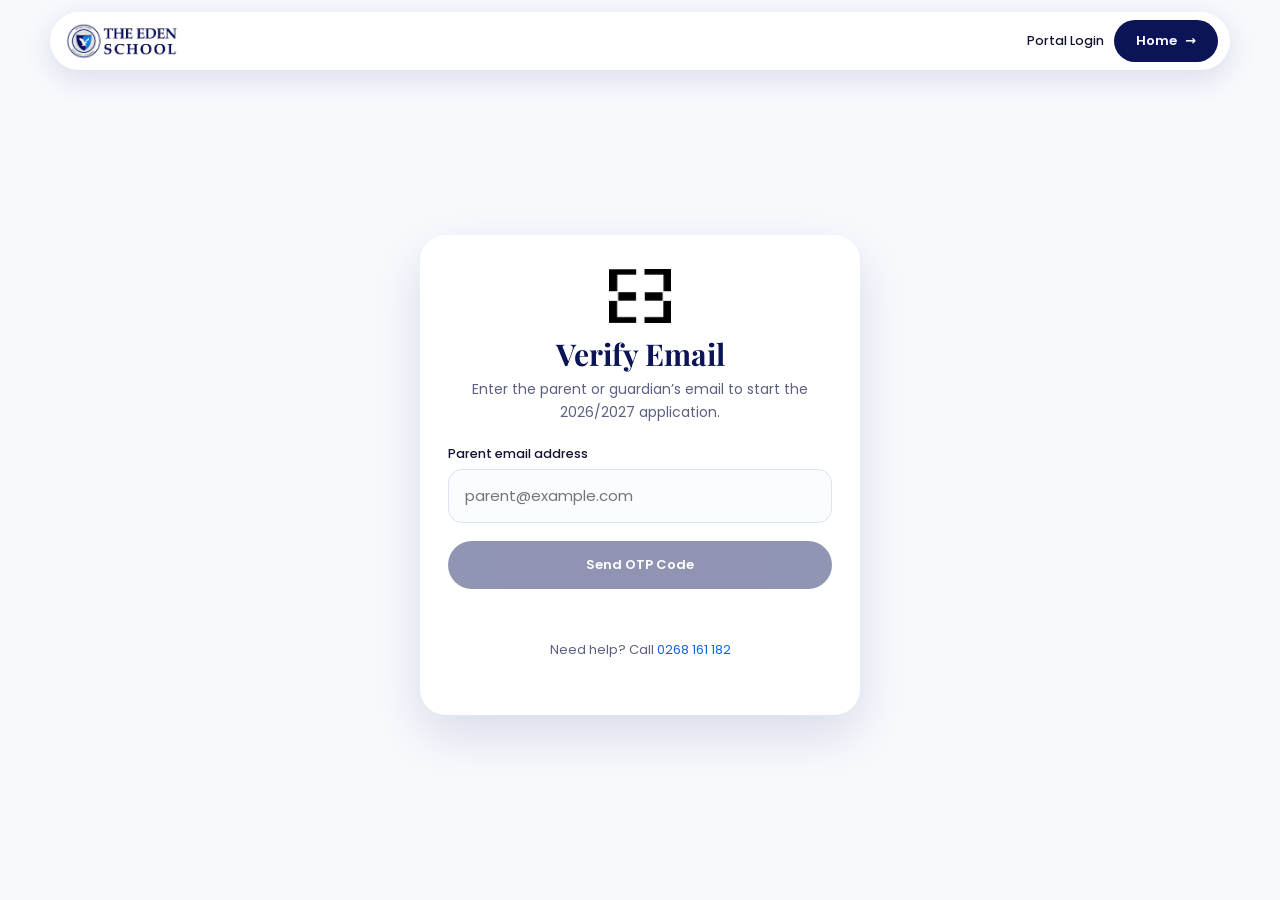
<file: admissions/index.html>
<!doctype html><html lang="en"><head><meta charset="utf-8"><meta name="viewport" content="width=device-width,initial-scale=1,viewport-fit=cover"><link rel="icon" href="/assets/images/logo/mark.png"><link href="https://fonts.googleapis.com/css2?family=Playfair+Display:ital,wght@0,600;0,700;1,500&family=Poppins:wght@400;500;600&display=swap" rel="stylesheet"><link rel="stylesheet" href="/css/style.css"><title>Apply | The Eden School</title></head><body>
<header class="nav pg"><a class="brand" href="/"><img src="/assets/images/logo/logo.png" alt="The Eden School"></a><div class="act"><a class="lnk" href="/portal/login">Portal Login</a><a class="btn" href="/">Home <i>→</i></a></div></header>
<main class="pgwrap"><div class="box"><img src="/assets/images/logo/mark.png" alt=""><h1>Verify Email</h1><p>Enter the parent or guardian’s email to start the 2026/2027 application.</p>
<form id="f"><label for="e">Parent email address</label><input id="e" type="email" placeholder="parent@example.com" required><button class="btn" id="b" disabled>Send OTP Code</button></form><div class="note" id="n"></div><p style="margin-top:18px;font-size:13px">Need help? Call <a href="tel:0268161182" style="color:var(--blue)">0268 161 182</a></p></div></main>
<script>const e=document.getElementById('e'),b=document.getElementById('b');e.oninput=()=>b.disabled=!e.checkValidity()||!e.value;document.getElementById('f').onsubmit=x=>{x.preventDefault();document.getElementById('n').textContent='OTP sending is not connected yet. A backend email service is needed before applications can go live.'}</script></body></html>
</file>
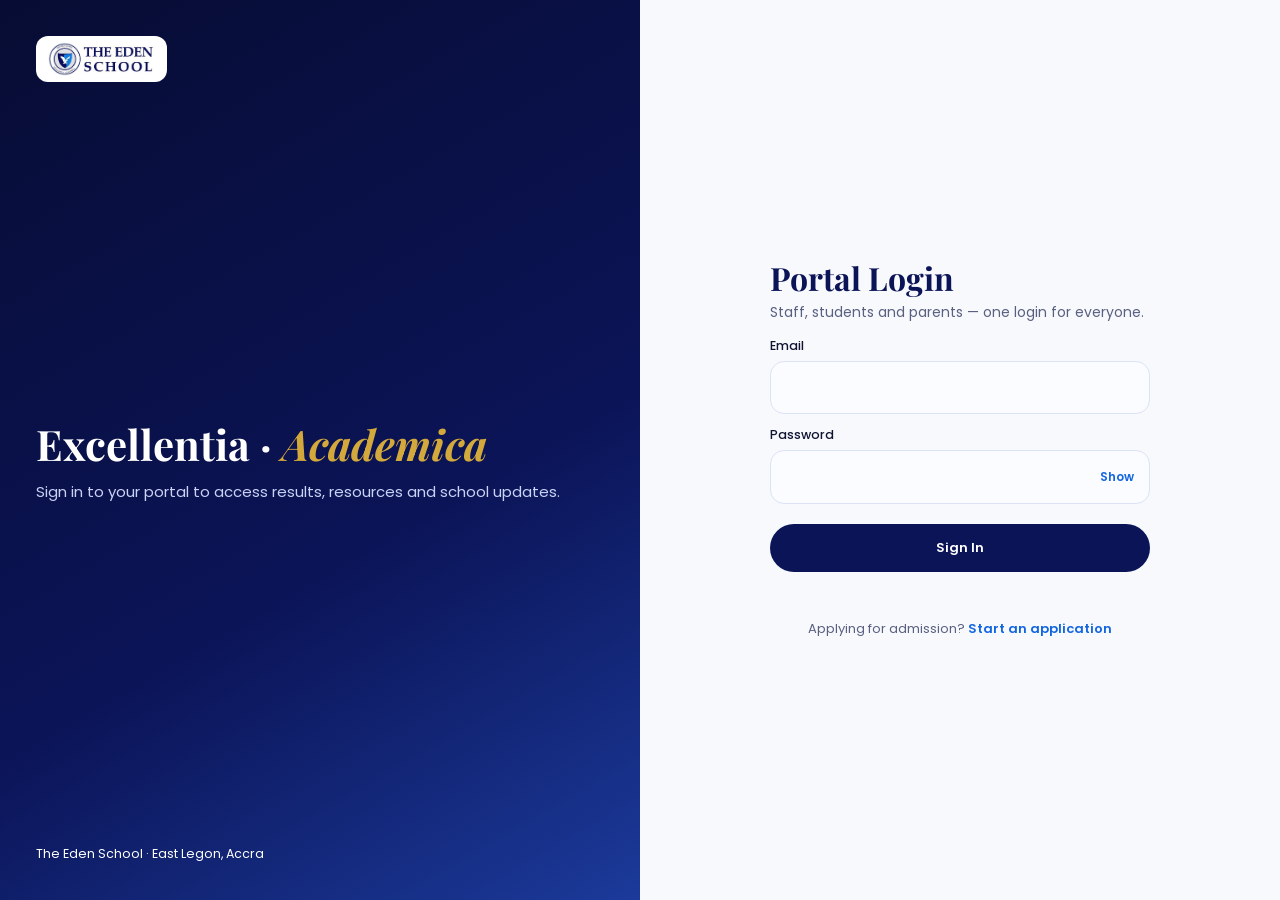
<file: portal/login/index.html>
<!doctype html><html lang="en"><head><meta charset="utf-8"><meta name="viewport" content="width=device-width,initial-scale=1,viewport-fit=cover"><link rel="icon" href="/assets/images/logo/mark.png"><link href="https://fonts.googleapis.com/css2?family=Playfair+Display:ital,wght@0,600;0,700;1,500&family=Poppins:wght@400;500;600&display=swap" rel="stylesheet"><link rel="stylesheet" href="/css/style.css"><title>Portal Login | The Eden School</title></head><body><div class="split">
<aside class="side"><a href="/"><img src="/assets/images/logo/logo.png" alt="The Eden School"></a><div><h2>Excellentia · <em>Academica</em></h2><p>Sign in to your portal to access results, resources and school updates.</p></div><small>The Eden School · East Legon, Accra</small></aside>
<div class="form"><form id="f"><h1>Portal Login</h1><p style="color:var(--mute);font-size:14px;margin:4px 0 8px">Staff, students and parents — one login for everyone.</p>
<label for="e">Email</label><input id="e" type="email" required autocomplete="username"><label for="p">Password</label><div class="pw"><input id="p" type="password" required autocomplete="current-password"><button type="button" id="s">Show</button></div>
<button class="btn" style="width:100%;justify-content:center;margin-top:20px;padding:14px">Sign In</button><div class="note" id="n"></div><p style="text-align:center;font-size:13px;margin-top:14px;color:var(--mute)">Applying for admission? <a href="/admissions" style="color:var(--blue);font-weight:600">Start an application</a></p></form></div></div>
<script>const p=document.getElementById('p');document.getElementById('s').onclick=function(){const h=p.type=='password';p.type=h?'text':'password';this.textContent=h?'Hide':'Show'};document.getElementById('f').onsubmit=x=>{x.preventDefault();document.getElementById('n').textContent='Portal sign-in is not connected yet. It needs the school’s portal or an authentication service.'}</script></body></html>
</file>
<file: css/style.css>
/* THEME — the only block that changes per school */
:root{--brand:#0b1457;--blue:#1366e0;--gold:#d4a93c;--bg:#f7f9fd;--ink:#101431;--mute:#5a6080;--chip:#e5edfc;--dark:#070c33;--serif:'Playfair Display',Georgia,serif;--sans:'Poppins',system-ui,sans-serif}
*{box-sizing:border-box;margin:0}html{scroll-behavior:smooth;scroll-padding-top:90px}
body{font:400 15px/1.7 var(--sans);color:var(--ink);background:var(--bg);-webkit-font-smoothing:antialiased}
img{display:block;max-width:100%}a{color:inherit;text-decoration:none}
h1,h2,h3{font-family:var(--serif);line-height:1.15;font-weight:700}
h2{font-size:clamp(28px,5vw,44px);text-align:center}em{font-style:italic;color:var(--blue)}
.wrap{max-width:1180px;margin:auto;padding:0 20px}section{padding:84px 0}
.pill{display:table;margin:0 auto 14px;background:var(--chip);color:var(--brand);font:600 10.5px var(--sans);letter-spacing:.16em;text-transform:uppercase;padding:6px 14px;border-radius:99px}
.pill:before{content:"";display:inline-block;width:6px;height:6px;border-radius:50%;background:var(--gold);margin-right:8px}
.sub{text-align:center;color:var(--mute);max-width:560px;margin:12px auto 44px}
.btn{display:inline-flex;align-items:center;gap:8px;padding:11px 22px;border-radius:99px;background:var(--brand);color:#fff;font:600 13px var(--sans);transition:.3s;border:0;cursor:pointer}
.btn i{font-style:normal;transition:.3s}.btn:hover{background:var(--blue);transform:translateY(-2px)}.btn:hover i{transform:translateX(4px)}
.btn.gold{background:var(--gold);color:#1a1405}.btn.gold:hover{background:#e6bd54}
.btn.ghost{background:transparent;border:1px solid rgba(255,255,255,.55)}.btn.ghost:hover{background:rgba(255,255,255,.14)}
:focus-visible{outline:3px solid var(--gold);outline-offset:3px}
/* header */
.nav{position:fixed;z-index:50;top:12px;left:12px;right:12px;max-width:1180px;margin:auto;display:flex;align-items:center;justify-content:space-between;gap:10px;padding:8px 12px 8px 16px;border-radius:99px;background:rgba(255,255,255,.72);backdrop-filter:blur(14px);box-shadow:0 8px 30px rgba(11,20,87,.12);transition:.35s}
.nav.solid,.nav.pg{background:#fff}.brand img{height:36px;width:auto}
#menu{display:flex;gap:2px}#menu a{padding:8px 14px;border-radius:99px;font-size:13px;font-weight:500;transition:.25s}#menu a:hover,#menu a.on{background:var(--chip);color:var(--brand)}#menu .btn{display:none}
.act{display:flex;align-items:center;gap:10px}.lnk{font-size:12.5px;font-weight:500}.lnk:hover{color:var(--blue)}
.ico{width:34px;height:34px;border-radius:50%;background:var(--chip);display:grid;place-items:center;color:var(--brand)}
.burger{display:none;width:34px;height:34px;border-radius:50%;border:0;background:var(--chip);cursor:pointer;place-items:center;align-content:center;gap:4px}
.burger span{display:block;width:14px;height:2px;background:var(--brand);transition:.3s}.nav.open .burger span:first-child{transform:translateY(3px) rotate(45deg)}.nav.open .burger span:last-child{transform:translateY(-3px) rotate(-45deg)}
@media(max-width:940px){#menu{display:none;position:absolute;top:calc(100% + 8px);left:0;right:0;flex-direction:column;background:#fff;border-radius:24px;padding:12px;box-shadow:0 20px 40px rgba(11,20,87,.18)}
.nav.open #menu{display:flex;animation:pop .3s}#menu a{padding:12px 14px}#menu .btn{display:flex;justify-content:center;margin-top:6px}.burger{display:grid}}
@media(max-width:520px){.ico{display:none}.act .btn{padding:9px 14px;font-size:12px}.brand img{height:30px}}
@keyframes pop{from{opacity:0;transform:translateY(-8px)}}
/* hero */
.hero{position:relative;min-height:100svh;display:flex;align-items:flex-end;color:#fff;overflow:hidden;padding:130px 0 80px}
.hero>img{position:absolute;inset:0;width:100%;height:100%;object-fit:cover;animation:kb 22s ease-out both}@keyframes kb{from{transform:scale(1.12)}}
.hero:after{content:"";position:absolute;inset:0;background:linear-gradient(180deg,rgba(7,12,51,.4),rgba(7,12,51,.5) 40%,rgba(7,12,51,.93))}
.hero .wrap{position:relative;z-index:2}.hero h1{font-size:clamp(38px,8vw,76px);max-width:780px}.hero h1 em{color:var(--gold)}
.hero p{max-width:520px;margin:18px 0 26px;color:#e3e8fb;font-size:16px}.row{display:flex;gap:12px;flex-wrap:wrap}
.tag{display:inline-block;margin-bottom:16px;padding:6px 14px;border:1px solid rgba(255,255,255,.35);border-radius:99px;font:600 10.5px var(--sans);letter-spacing:.16em;text-transform:uppercase;backdrop-filter:blur(6px)}
.motto{margin-top:34px;font:italic 15px var(--serif);color:#c9d3f5;letter-spacing:.1em}
.hero .up{animation:up .9s both}.hero .d1{animation-delay:.15s}.hero .d2{animation-delay:.3s}.hero .d3{animation-delay:.45s}@keyframes up{from{opacity:0;transform:translateY(26px)}}
/* layout */
.two{display:grid;grid-template-columns:1fr 1fr;gap:60px;align-items:center}.two h2{text-align:left}.two .pill{margin-left:0}.two p{color:var(--mute);margin-top:16px}
.frame{position:relative;max-width:480px;margin:auto}.frame:before{content:"";position:absolute;inset:-14px 16px 16px -14px;background:var(--chip);border-radius:30px;transform:rotate(-2.5deg)}
.frame img{position:relative;width:100%;aspect-ratio:4/5;object-fit:cover;border-radius:26px;box-shadow:0 24px 50px rgba(11,20,87,.2)}
.badge{position:absolute;z-index:2;right:-10px;bottom:28px;background:#fff;border-radius:16px;padding:12px 16px;box-shadow:0 12px 30px rgba(11,20,87,.2);font:600 12px/1.3 var(--sans)}.badge b{display:block;font:700 18px var(--serif);color:var(--brand)}
.chips{display:flex;flex-wrap:wrap;gap:10px;margin-top:22px}.chips span{background:#fff;border:1px solid #e3e9f7;padding:8px 14px;border-radius:99px;font-size:12.5px;font-weight:500;color:var(--brand)}
.band{background:linear-gradient(120deg,var(--dark),var(--brand) 60%,#1b3a9a);color:#fff;padding:44px 0}
.band .wrap{display:grid;grid-template-columns:repeat(auto-fit,minmax(170px,1fr));gap:24px;text-align:center}.band b{display:block;font:700 22px var(--serif);color:var(--gold)}.band small{font-size:12px;letter-spacing:.08em;text-transform:uppercase;color:#c9d3f5}
.cards{display:grid;grid-template-columns:repeat(auto-fit,minmax(240px,1fr));gap:20px}
.card{background:#fff;border-radius:22px;overflow:hidden;box-shadow:0 10px 30px rgba(11,20,87,.08);transition:.35s}.card:hover{transform:translateY(-6px);box-shadow:0 18px 40px rgba(11,20,87,.16)}
.card .im{aspect-ratio:4/3;overflow:hidden;position:relative}.card .im img{width:100%;height:100%;object-fit:cover;transition:.6s}.card:hover img{transform:scale(1.06)}
.card .im span{position:absolute;left:12px;top:12px;background:#fff;color:var(--brand);font:600 10px var(--sans);letter-spacing:.14em;text-transform:uppercase;padding:5px 11px;border-radius:99px}
.card div+div,.card .tx{padding:20px 22px 24px}.card h3{font-size:22px;margin-bottom:6px}.card p{color:var(--mute);font-size:14px}
.why{background:#fff}.why .card{box-shadow:none;border:1px solid #e6ecf8;padding:26px}.why .card b{display:grid;place-items:center;width:44px;height:44px;border-radius:14px;background:var(--brand);color:var(--gold);font:700 18px var(--serif);margin-bottom:16px}
.life{display:grid;grid-template-columns:repeat(3,1fr);gap:14px}.life figure{position:relative;border-radius:22px;overflow:hidden;min-height:300px}.life figure:first-child{grid-column:span 3;min-height:420px}
.life img{position:absolute;inset:0;width:100%;height:100%;object-fit:cover;transition:.6s}.life figure:hover img{transform:scale(1.05)}
.life figcaption{position:absolute;inset:auto 0 0;padding:44px 20px 18px;background:linear-gradient(transparent,rgba(7,12,51,.85));color:#fff;font:600 18px var(--serif)}
.gal{columns:3 200px;column-gap:12px}.gal img{width:100%;margin-bottom:12px;border-radius:16px;cursor:zoom-in;transition:.35s;break-inside:avoid}.gal img:hover{transform:scale(1.02);box-shadow:0 12px 30px rgba(11,20,87,.2)}
.lb{position:fixed;inset:0;z-index:99;background:rgba(7,12,51,.92);display:none;place-items:center;padding:20px}.lb.on{display:grid}.lb img{max-height:90vh;border-radius:14px}
.adm{background:linear-gradient(135deg,var(--dark),var(--brand) 55%,#1b3a9a);color:#fff;border-radius:32px;padding:clamp(32px,6vw,64px);position:relative;overflow:hidden}
.adm:after{content:"";position:absolute;right:-80px;top:-80px;width:320px;height:320px;border-radius:50%;background:radial-gradient(var(--gold),transparent 65%);opacity:.28}
.adm h2{text-align:left;font-size:clamp(32px,6vw,54px)}.adm h2 em{color:var(--gold)}.adm p{margin:14px 0 26px;max-width:480px;color:#dbe3fb}.adm .pill{margin-left:0;background:rgba(255,255,255,.12);color:var(--gold)}
.ct{display:grid;grid-template-columns:repeat(auto-fit,minmax(240px,1fr));gap:18px}.ct a,.ct div{background:#fff;border-radius:20px;padding:24px;box-shadow:0 10px 30px rgba(11,20,87,.07)}.ct small{display:block;font:600 10.5px var(--sans);letter-spacing:.14em;text-transform:uppercase;color:var(--blue)}.ct b{font:600 17px var(--serif);color:var(--brand)}
footer{background:var(--dark);color:#b9c3ea;padding:56px 0 28px;font-size:14px}footer .wrap{display:grid;grid-template-columns:2fr 1fr 1fr;gap:36px}footer img{height:44px;background:#fff;padding:6px 10px;border-radius:12px;margin-bottom:16px}
footer h4{font:600 17px var(--serif);color:#fff;margin-bottom:12px}footer li{list-style:none;margin:6px 0}footer a:hover{color:var(--gold)}footer ul{padding:0}.copy{grid-column:1/-1;border-top:1px solid #1c2557;padding-top:20px;font-size:12.5px}
.top{position:fixed;right:16px;bottom:16px;z-index:40;width:42px;height:42px;border-radius:50%;border:0;background:var(--brand);color:#fff;cursor:pointer;opacity:0;pointer-events:none;transition:.3s}.top.on{opacity:1;pointer-events:auto}
.js .rv{opacity:0;transform:translateY(26px);transition:opacity .8s,transform .8s}.js .rv.in{opacity:1;transform:none}
@media(max-width:820px){.two{grid-template-columns:1fr;gap:44px}section{padding:64px 0}.life{grid-template-columns:1fr 1fr}.life figure:first-child{grid-column:span 2;min-height:300px}footer .wrap{grid-template-columns:1fr}}
@media(prefers-reduced-motion:reduce){*{animation:none!important;transition:none!important;scroll-behavior:auto!important}.js .rv{opacity:1;transform:none}}
/* sub-pages */
.pgwrap{min-height:100vh;padding:110px 20px 60px;display:grid;place-items:center}
.box{background:#fff;border-radius:26px;padding:34px 28px;box-shadow:0 20px 50px rgba(11,20,87,.12);width:100%;max-width:440px;text-align:center}.box img{height:54px;margin:0 auto 14px}.box h1{font-size:30px;color:var(--brand)}.box p{color:var(--mute);font-size:14px;margin:6px 0 20px}
label{display:block;text-align:left;font:500 12.5px var(--sans);margin:12px 0 6px}input{width:100%;padding:13px 16px;border:1px solid #dbe3f5;border-radius:14px;font:inherit;background:#fbfcff}input:focus{outline:2px solid var(--blue);border-color:transparent}
.box .btn{width:100%;justify-content:center;margin-top:18px;padding:14px}.box .btn:disabled{opacity:.45;cursor:not-allowed}.note{font-size:12.5px;color:var(--blue);margin-top:14px;min-height:18px}
.split{display:grid;grid-template-columns:1fr 1fr;min-height:100vh}.side{background:linear-gradient(150deg,var(--dark),var(--brand) 60%,#1b3a9a);color:#fff;padding:36px;display:flex;flex-direction:column;justify-content:space-between}.side img{height:46px;background:#fff;padding:6px 12px;border-radius:12px;width:fit-content}
.side h2{text-align:left;font-size:clamp(28px,4vw,42px)}.side h2 em{color:var(--gold)}.side p{color:#c9d3f5;margin-top:10px}.form{display:grid;place-items:center;padding:36px 24px}.form form{width:100%;max-width:380px}.form h1{font-size:32px;color:var(--brand)}
.pw{position:relative}.pw button{position:absolute;right:10px;top:50%;transform:translateY(-50%);border:0;background:0;color:var(--blue);font:600 12px var(--sans);cursor:pointer}
@media(max-width:820px){.split{grid-template-columns:1fr}.side{min-height:260px}}
</file>
